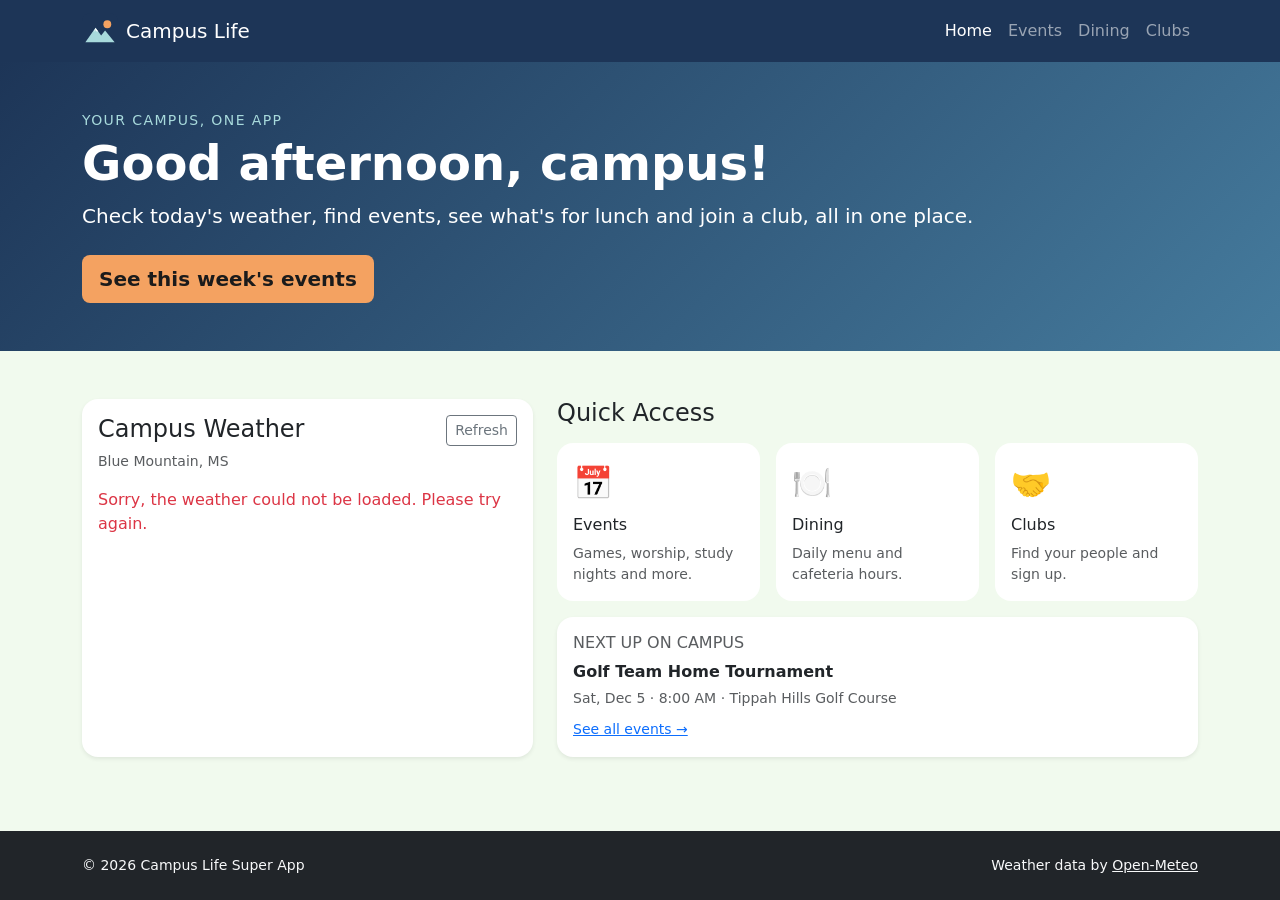
<file: index.html>
<!DOCTYPE html>
<html lang="en">
<head>
  <meta charset="UTF-8">
  <meta name="viewport" content="width=device-width, initial-scale=1.0">
  <meta name="description" content="Campus Life Super App: events, dining, clubs and weather for students in one place.">
  <title>Home | Campus Life Super App</title>

  <!-- Favicon -->
  <link rel="icon" href="images/logo.svg" type="image/svg+xml">

  <!-- Bootstrap CSS (loaded BEFORE my own stylesheet so my styles can override it) -->
  <link href="https://cdn.jsdelivr.net/npm/bootstrap@5.3.3/dist/css/bootstrap.min.css" rel="stylesheet"
        integrity="sha384-QWTKZyjpPEjISv5WaRU9OFeRpok6YctnYmDr5pNlyT2bRjXh0JMhjY6hW+ALEwIH" crossorigin="anonymous">

  <!-- My custom styles -->
  <link rel="stylesheet" href="css/style.css">
</head>
<body>
  <!-- Skip link: lets keyboard and screen-reader users jump straight to the main content -->
  <a class="skip-link" href="#main">Skip to main content</a>

  <!-- ===== HEADER / NAVIGATION (same on every page) ===== -->
  <header>
    <nav class="navbar navbar-expand-md navbar-dark bg-brand" aria-label="Main navigation">
      <div class="container">
        <a class="navbar-brand d-flex align-items-center gap-2" href="index.html">
          <img src="images/logo.svg" alt="" width="36" height="36">
          <span>Campus Life</span>
        </a>
        <!-- Hamburger button for small screens (Bootstrap collapse) -->
        <button class="navbar-toggler" type="button" data-bs-toggle="collapse" data-bs-target="#mainNav"
                aria-controls="mainNav" aria-expanded="false" aria-label="Toggle navigation">
          <span class="navbar-toggler-icon"></span>
        </button>
        <div class="collapse navbar-collapse" id="mainNav">
          <ul class="navbar-nav ms-auto">
            <li class="nav-item"><a class="nav-link active" aria-current="page" href="index.html">Home</a></li>
            <li class="nav-item"><a class="nav-link" href="events.html">Events</a></li>
            <li class="nav-item"><a class="nav-link" href="dining.html">Dining</a></li>
            <li class="nav-item"><a class="nav-link" href="clubs.html">Clubs</a></li>
          </ul>
        </div>
      </div>
    </nav>
  </header>

  <main id="main">
    <!-- ===== HERO SECTION: greeting changes with the time of day (see script.js) ===== -->
    <section class="hero text-white">
      <div class="container py-5">
        <p class="text-uppercase small mb-1 hero-kicker">Your campus, one app</p>
        <h1 id="greeting" class="display-5 fw-bold">Welcome to campus!</h1>
        <p class="lead mb-4">Check today's weather, find events, see what's for lunch and join a club, all in one place.</p>
        <a href="events.html" class="btn btn-accent btn-lg">See this week's events</a>
      </div>
    </section>

    <div class="container my-5">
      <div class="row g-4">
        <!-- ===== WEATHER WIDGET: filled with live data from the Open-Meteo API ===== -->
        <section class="col-lg-5" aria-labelledby="weather-heading">
          <div class="card h-100 shadow-sm">
            <div class="card-body">
              <div class="d-flex justify-content-between align-items-start">
                <h2 id="weather-heading" class="h4 card-title">Campus Weather</h2>
                <button id="refresh-weather" class="btn btn-sm btn-outline-secondary" type="button">
                  Refresh
                </button>
              </div>
              <p class="text-muted small mb-3">Blue Mountain, MS</p>
              <!-- aria-live announces updates to screen readers when the data arrives -->
              <div id="weather-output" aria-live="polite">
                <p class="text-muted">Loading weather…</p>
              </div>
            </div>
          </div>
        </section>

        <!-- ===== QUICK LINKS: cards that lead to the other features ===== -->
        <section class="col-lg-7" aria-labelledby="quick-heading">
          <h2 id="quick-heading" class="h4 mb-3">Quick Access</h2>
          <div class="row g-3">
            <div class="col-sm-4">
              <a href="events.html" class="feature-card card h-100 text-decoration-none">
                <div class="card-body">
                  <span class="feature-icon" aria-hidden="true">📅</span>
                  <h3 class="h6 mt-2">Events</h3>
                  <p class="small text-muted mb-0">Games, worship, study nights and more.</p>
                </div>
              </a>
            </div>
            <div class="col-sm-4">
              <a href="dining.html" class="feature-card card h-100 text-decoration-none">
                <div class="card-body">
                  <span class="feature-icon" aria-hidden="true">🍽️</span>
                  <h3 class="h6 mt-2">Dining</h3>
                  <p class="small text-muted mb-0">Daily menu and cafeteria hours.</p>
                </div>
              </a>
            </div>
            <div class="col-sm-4">
              <a href="clubs.html" class="feature-card card h-100 text-decoration-none">
                <div class="card-body">
                  <span class="feature-icon" aria-hidden="true">🤝</span>
                  <h3 class="h6 mt-2">Clubs</h3>
                  <p class="small text-muted mb-0">Find your people and sign up.</p>
                </div>
              </a>
            </div>
          </div>

          <!-- ===== NEXT EVENT preview: filled by JavaScript from the events data ===== -->
          <div class="card mt-3 shadow-sm">
            <div class="card-body">
              <h2 class="h6 text-uppercase text-muted mb-2">Next up on campus</h2>
              <div id="next-event"><p class="mb-0 text-muted">Loading…</p></div>
            </div>
          </div>
        </section>
      </div>
    </div>
  </main>

  <!-- ===== FOOTER (same on every page) ===== -->
  <footer class="bg-dark text-light py-4 mt-auto">
    <div class="container d-flex flex-column flex-md-row justify-content-between gap-2 small">
      <p class="mb-0">&copy; <span id="year"></span> Campus Life Super App</p>
      <p class="mb-0">Weather data by <a class="link-light" href="https://open-meteo.com/">Open-Meteo</a></p>
    </div>
  </footer>

  <!-- Bootstrap JS bundle (needed for the mobile menu) -->
  <script src="https://cdn.jsdelivr.net/npm/bootstrap@5.3.3/dist/js/bootstrap.bundle.min.js"
          integrity="sha384-YvpcrYf0tY3lHB60NNkmXc5s9fDVZLESaAA55NDzOxhy9GkcIdslK1eN7N6jIeHz" crossorigin="anonymous"></script>
  <!-- My JavaScript (shared by all pages) -->
  <script src="js/script.js"></script>
</body>
</html>
</file>
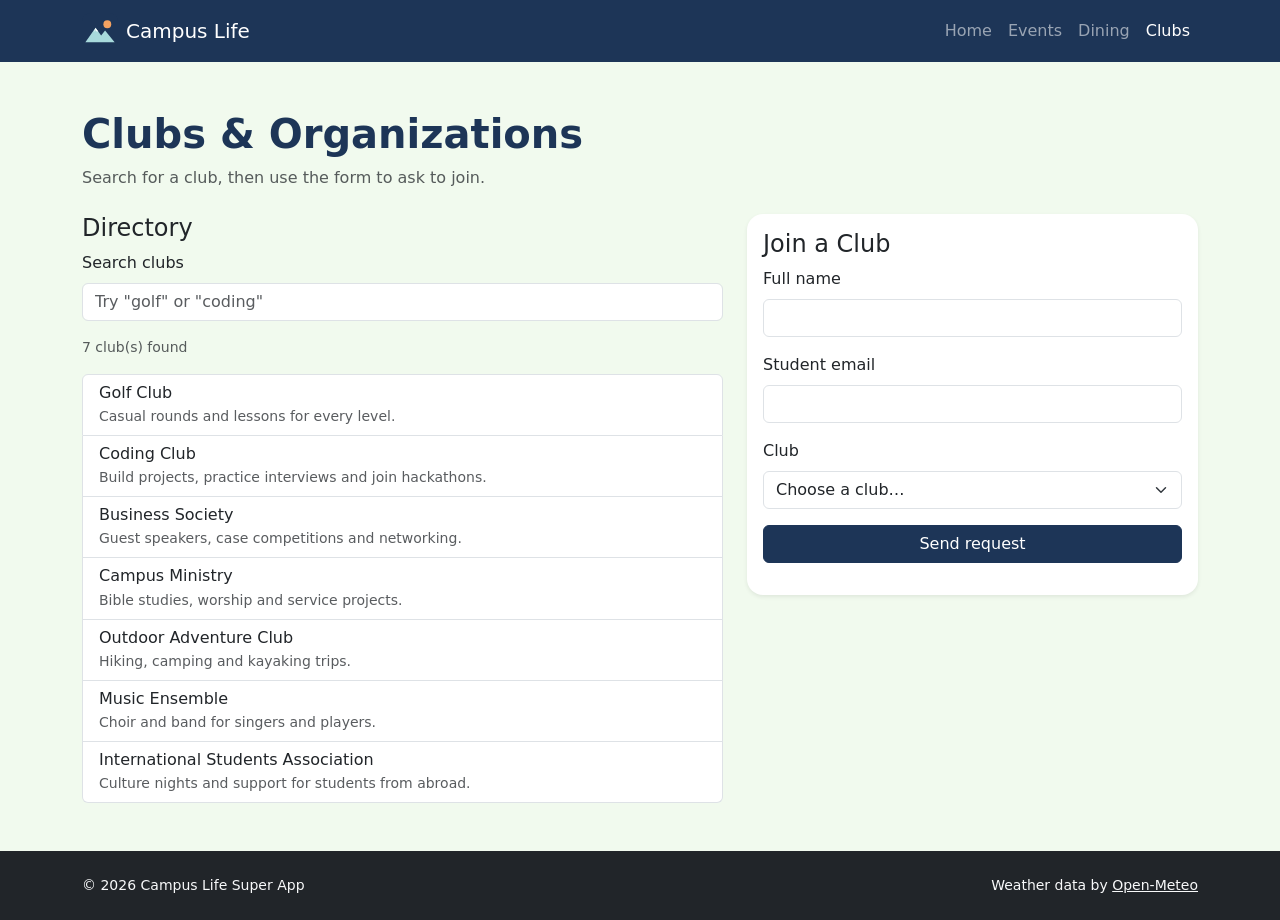
<file: clubs.html>
<!DOCTYPE html>
<html lang="en">
<head>
  <meta charset="UTF-8">
  <meta name="viewport" content="width=device-width, initial-scale=1.0">
  <meta name="description" content="Search student clubs and organizations and sign up to join.">
  <title>Clubs | Campus Life Super App</title>
  <link rel="icon" href="images/logo.svg" type="image/svg+xml">
  <!-- Bootstrap first, then my styles -->
  <link href="https://cdn.jsdelivr.net/npm/bootstrap@5.3.3/dist/css/bootstrap.min.css" rel="stylesheet"
        integrity="sha384-QWTKZyjpPEjISv5WaRU9OFeRpok6YctnYmDr5pNlyT2bRjXh0JMhjY6hW+ALEwIH" crossorigin="anonymous">
  <link rel="stylesheet" href="css/style.css">
</head>
<body>
  <a class="skip-link" href="#main">Skip to main content</a>

  <!-- ===== HEADER / NAVIGATION ===== -->
  <header>
    <nav class="navbar navbar-expand-md navbar-dark bg-brand" aria-label="Main navigation">
      <div class="container">
        <a class="navbar-brand d-flex align-items-center gap-2" href="index.html">
          <img src="images/logo.svg" alt="" width="36" height="36">
          <span>Campus Life</span>
        </a>
        <button class="navbar-toggler" type="button" data-bs-toggle="collapse" data-bs-target="#mainNav"
                aria-controls="mainNav" aria-expanded="false" aria-label="Toggle navigation">
          <span class="navbar-toggler-icon"></span>
        </button>
        <div class="collapse navbar-collapse" id="mainNav">
          <ul class="navbar-nav ms-auto">
            <li class="nav-item"><a class="nav-link" href="index.html">Home</a></li>
            <li class="nav-item"><a class="nav-link" href="events.html">Events</a></li>
            <li class="nav-item"><a class="nav-link" href="dining.html">Dining</a></li>
            <li class="nav-item"><a class="nav-link active" aria-current="page" href="clubs.html">Clubs</a></li>
          </ul>
        </div>
      </div>
    </nav>
  </header>

  <main id="main" class="container my-5">
    <div class="page-header mb-4">
      <h1 class="fw-bold">Clubs &amp; Organizations</h1>
      <p class="text-muted mb-0">Search for a club, then use the form to ask to join.</p>
    </div>

    <div class="row g-4">
      <!-- ===== CLUB DIRECTORY with live search (the "input" event filters as you type) ===== -->
      <section class="col-lg-7" aria-labelledby="directory-heading">
        <h2 id="directory-heading" class="h4">Directory</h2>
        <label for="club-search" class="form-label">Search clubs</label>
        <input type="search" id="club-search" class="form-control mb-3" placeholder="Try &quot;golf&quot; or &quot;coding&quot;">
        <p id="club-count" class="small text-muted" aria-live="polite"></p>
        <ul id="club-list" class="list-group">
          <!-- JavaScript inserts one list item per club -->
        </ul>
      </section>

      <!-- ===== JOIN FORM: validated with JavaScript on "submit" ===== -->
      <section class="col-lg-5" aria-labelledby="join-heading">
        <div class="card shadow-sm">
          <div class="card-body">
            <h2 id="join-heading" class="h4">Join a Club</h2>
            <form id="join-form" novalidate>
              <div class="mb-3">
                <label for="student-name" class="form-label">Full name</label>
                <input type="text" id="student-name" class="form-control" required autocomplete="name">
                <div class="invalid-feedback">Please enter your name.</div>
              </div>
              <div class="mb-3">
                <label for="student-email" class="form-label">Student email</label>
                <input type="email" id="student-email" class="form-control" required autocomplete="email">
                <div class="invalid-feedback">Please enter a valid email.</div>
              </div>
              <div class="mb-3">
                <label for="club-choice" class="form-label">Club</label>
                <!-- Options are added by JavaScript from the same clubs array -->
                <select id="club-choice" class="form-select" required>
                  <option value="">Choose a club…</option>
                </select>
                <div class="invalid-feedback">Please choose a club.</div>
              </div>
              <button type="submit" class="btn btn-brand w-100">Send request</button>
            </form>
            <!-- Success message appears here after a valid submit -->
            <div id="form-message" class="mt-3" aria-live="polite"></div>
          </div>
        </div>
      </section>
    </div>
  </main>

  <!-- ===== FOOTER ===== -->
  <footer class="bg-dark text-light py-4 mt-auto">
    <div class="container d-flex flex-column flex-md-row justify-content-between gap-2 small">
      <p class="mb-0">&copy; <span id="year"></span> Campus Life Super App</p>
      <p class="mb-0">Weather data by <a class="link-light" href="https://open-meteo.com/">Open-Meteo</a></p>
    </div>
  </footer>

  <script src="https://cdn.jsdelivr.net/npm/bootstrap@5.3.3/dist/js/bootstrap.bundle.min.js"
          integrity="sha384-YvpcrYf0tY3lHB60NNkmXc5s9fDVZLESaAA55NDzOxhy9GkcIdslK1eN7N6jIeHz" crossorigin="anonymous"></script>
  <script src="js/script.js"></script>
</body>
</html>
</file>
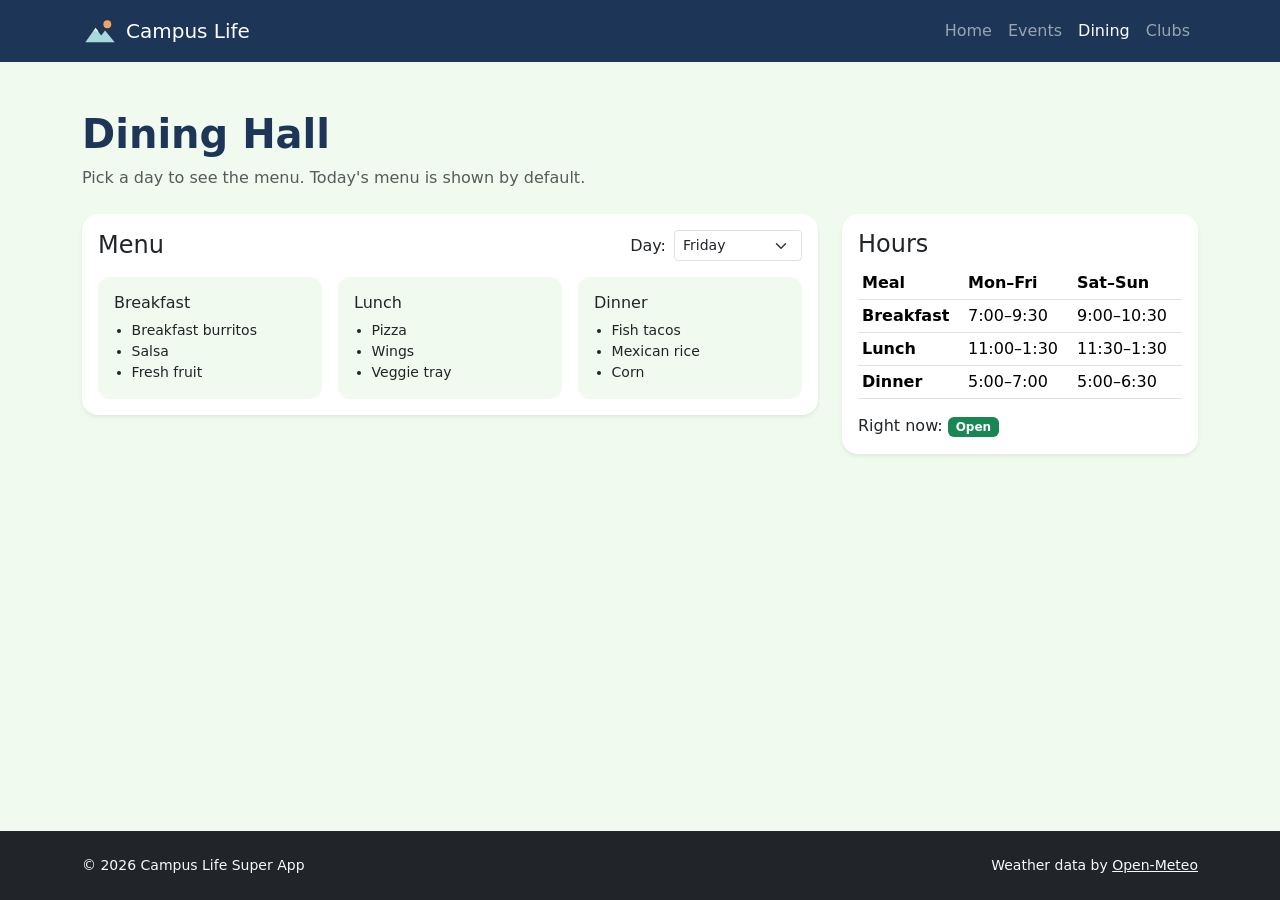
<file: dining.html>
<!DOCTYPE html>
<html lang="en">
<head>
  <meta charset="UTF-8">
  <meta name="viewport" content="width=device-width, initial-scale=1.0">
  <meta name="description" content="Campus dining hall menu and opening hours.">
  <title>Dining | Campus Life Super App</title>
  <link rel="icon" href="images/logo.svg" type="image/svg+xml">
  <!-- Bootstrap first, then my styles -->
  <link href="https://cdn.jsdelivr.net/npm/bootstrap@5.3.3/dist/css/bootstrap.min.css" rel="stylesheet"
        integrity="sha384-QWTKZyjpPEjISv5WaRU9OFeRpok6YctnYmDr5pNlyT2bRjXh0JMhjY6hW+ALEwIH" crossorigin="anonymous">
  <link rel="stylesheet" href="css/style.css">
</head>
<body>
  <a class="skip-link" href="#main">Skip to main content</a>

  <!-- ===== HEADER / NAVIGATION ===== -->
  <header>
    <nav class="navbar navbar-expand-md navbar-dark bg-brand" aria-label="Main navigation">
      <div class="container">
        <a class="navbar-brand d-flex align-items-center gap-2" href="index.html">
          <img src="images/logo.svg" alt="" width="36" height="36">
          <span>Campus Life</span>
        </a>
        <button class="navbar-toggler" type="button" data-bs-toggle="collapse" data-bs-target="#mainNav"
                aria-controls="mainNav" aria-expanded="false" aria-label="Toggle navigation">
          <span class="navbar-toggler-icon"></span>
        </button>
        <div class="collapse navbar-collapse" id="mainNav">
          <ul class="navbar-nav ms-auto">
            <li class="nav-item"><a class="nav-link" href="index.html">Home</a></li>
            <li class="nav-item"><a class="nav-link" href="events.html">Events</a></li>
            <li class="nav-item"><a class="nav-link active" aria-current="page" href="dining.html">Dining</a></li>
            <li class="nav-item"><a class="nav-link" href="clubs.html">Clubs</a></li>
          </ul>
        </div>
      </div>
    </nav>
  </header>

  <main id="main" class="container my-5">
    <div class="page-header mb-4">
      <h1 class="fw-bold">Dining Hall</h1>
      <p class="text-muted mb-0">Pick a day to see the menu. Today's menu is shown by default.</p>
    </div>

    <div class="row g-4">
      <!-- ===== MENU: the select element triggers a "change" event in script.js ===== -->
      <section class="col-lg-8" aria-labelledby="menu-heading">
        <div class="card shadow-sm">
          <div class="card-body">
            <div class="d-flex flex-wrap justify-content-between align-items-center gap-2 mb-3">
              <h2 id="menu-heading" class="h4 mb-0">Menu</h2>
              <div class="d-flex align-items-center gap-2">
                <label for="day-select" class="form-label mb-0">Day:</label>
                <select id="day-select" class="form-select form-select-sm w-auto">
                  <option value="monday">Monday</option>
                  <option value="tuesday">Tuesday</option>
                  <option value="wednesday">Wednesday</option>
                  <option value="thursday">Thursday</option>
                  <option value="friday">Friday</option>
                  <option value="saturday">Saturday</option>
                  <option value="sunday">Sunday</option>
                </select>
              </div>
            </div>
            <!-- JavaScript renders breakfast / lunch / dinner here -->
            <div id="menu-output" class="row g-3" aria-live="polite"></div>
          </div>
        </div>
      </section>

      <!-- ===== HOURS TABLE (static content for now) ===== -->
      <section class="col-lg-4" aria-labelledby="hours-heading">
        <div class="card shadow-sm">
          <div class="card-body">
            <h2 id="hours-heading" class="h4">Hours</h2>
            <table class="table table-sm mb-0">
              <caption class="visually-hidden">Dining hall opening hours</caption>
              <thead>
                <tr><th scope="col">Meal</th><th scope="col">Mon–Fri</th><th scope="col">Sat–Sun</th></tr>
              </thead>
              <tbody>
                <tr><th scope="row">Breakfast</th><td>7:00–9:30</td><td>9:00–10:30</td></tr>
                <tr><th scope="row">Lunch</th><td>11:00–1:30</td><td>11:30–1:30</td></tr>
                <tr><th scope="row">Dinner</th><td>5:00–7:00</td><td>5:00–6:30</td></tr>
              </tbody>
            </table>
            <!-- Status badge: script.js checks the current time and says if the hall is open -->
            <p class="mt-3 mb-0">Right now: <span id="open-status" class="badge bg-secondary">Checking…</span></p>
          </div>
        </div>
      </section>
    </div>
  </main>

  <!-- ===== FOOTER ===== -->
  <footer class="bg-dark text-light py-4 mt-auto">
    <div class="container d-flex flex-column flex-md-row justify-content-between gap-2 small">
      <p class="mb-0">&copy; <span id="year"></span> Campus Life Super App</p>
      <p class="mb-0">Weather data by <a class="link-light" href="https://open-meteo.com/">Open-Meteo</a></p>
    </div>
  </footer>

  <script src="https://cdn.jsdelivr.net/npm/bootstrap@5.3.3/dist/js/bootstrap.bundle.min.js"
          integrity="sha384-YvpcrYf0tY3lHB60NNkmXc5s9fDVZLESaAA55NDzOxhy9GkcIdslK1eN7N6jIeHz" crossorigin="anonymous"></script>
  <script src="js/script.js"></script>
</body>
</html>
</file>
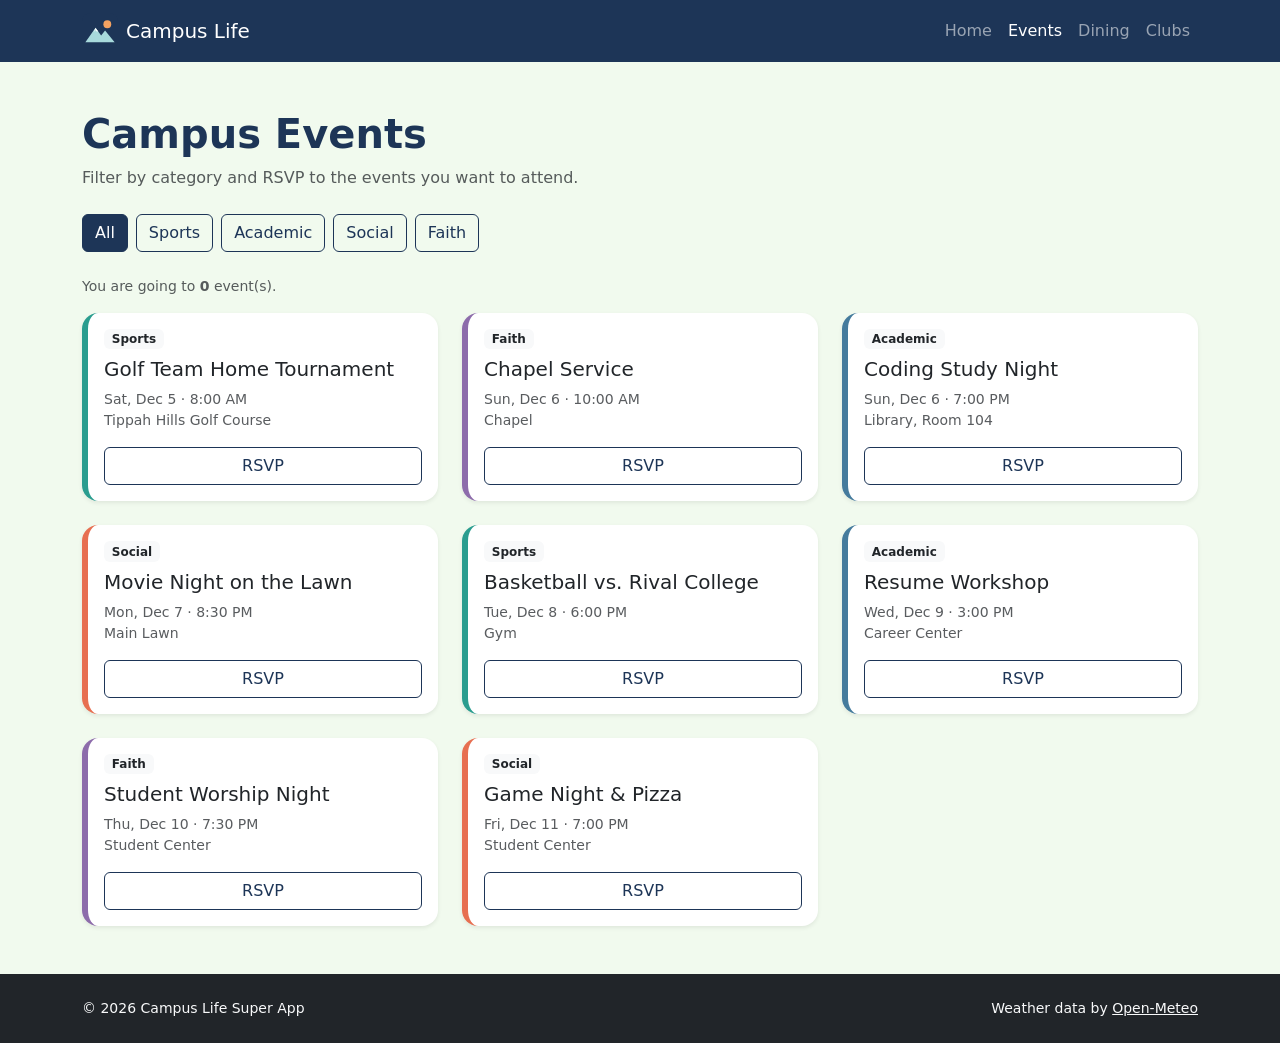
<file: events.html>
<!DOCTYPE html>
<html lang="en">
<head>
  <meta charset="UTF-8">
  <meta name="viewport" content="width=device-width, initial-scale=1.0">
  <meta name="description" content="Upcoming campus events: sports, academics, social and faith.">
  <title>Events | Campus Life Super App</title>
  <link rel="icon" href="images/logo.svg" type="image/svg+xml">
  <!-- Bootstrap first, then my styles -->
  <link href="https://cdn.jsdelivr.net/npm/bootstrap@5.3.3/dist/css/bootstrap.min.css" rel="stylesheet"
        integrity="sha384-QWTKZyjpPEjISv5WaRU9OFeRpok6YctnYmDr5pNlyT2bRjXh0JMhjY6hW+ALEwIH" crossorigin="anonymous">
  <link rel="stylesheet" href="css/style.css">
</head>
<body>
  <a class="skip-link" href="#main">Skip to main content</a>

  <!-- ===== HEADER / NAVIGATION ===== -->
  <header>
    <nav class="navbar navbar-expand-md navbar-dark bg-brand" aria-label="Main navigation">
      <div class="container">
        <a class="navbar-brand d-flex align-items-center gap-2" href="index.html">
          <img src="images/logo.svg" alt="" width="36" height="36">
          <span>Campus Life</span>
        </a>
        <button class="navbar-toggler" type="button" data-bs-toggle="collapse" data-bs-target="#mainNav"
                aria-controls="mainNav" aria-expanded="false" aria-label="Toggle navigation">
          <span class="navbar-toggler-icon"></span>
        </button>
        <div class="collapse navbar-collapse" id="mainNav">
          <ul class="navbar-nav ms-auto">
            <li class="nav-item"><a class="nav-link" href="index.html">Home</a></li>
            <li class="nav-item"><a class="nav-link active" aria-current="page" href="events.html">Events</a></li>
            <li class="nav-item"><a class="nav-link" href="dining.html">Dining</a></li>
            <li class="nav-item"><a class="nav-link" href="clubs.html">Clubs</a></li>
          </ul>
        </div>
      </div>
    </nav>
  </header>

  <main id="main" class="container my-5">
    <!-- ===== PAGE TITLE ===== -->
    <div class="page-header mb-4">
      <h1 class="fw-bold">Campus Events</h1>
      <p class="text-muted mb-0">Filter by category and RSVP to the events you want to attend.</p>
    </div>

    <!-- ===== FILTER BUTTONS: clicking one shows only that category (see script.js) ===== -->
    <div id="event-filters" class="d-flex flex-wrap gap-2 mb-4" role="group" aria-label="Filter events by category">
      <button type="button" class="btn btn-brand" data-category="all" aria-pressed="true">All</button>
      <button type="button" class="btn btn-outline-brand" data-category="sports" aria-pressed="false">Sports</button>
      <button type="button" class="btn btn-outline-brand" data-category="academic" aria-pressed="false">Academic</button>
      <button type="button" class="btn btn-outline-brand" data-category="social" aria-pressed="false">Social</button>
      <button type="button" class="btn btn-outline-brand" data-category="faith" aria-pressed="false">Faith</button>
    </div>

    <!-- Counter of RSVPs, updated every time the user clicks an RSVP button -->
    <p class="small text-muted" aria-live="polite">You are going to <strong id="rsvp-count">0</strong> event(s).</p>

    <!-- ===== EVENT LIST: cards are generated by JavaScript from an array of events ===== -->
    <div id="event-list" class="row g-4">
      <!-- JavaScript inserts the event cards here -->
    </div>
  </main>

  <!-- ===== FOOTER ===== -->
  <footer class="bg-dark text-light py-4 mt-auto">
    <div class="container d-flex flex-column flex-md-row justify-content-between gap-2 small">
      <p class="mb-0">&copy; <span id="year"></span> Campus Life Super App</p>
      <p class="mb-0">Weather data by <a class="link-light" href="https://open-meteo.com/">Open-Meteo</a></p>
    </div>
  </footer>

  <script src="https://cdn.jsdelivr.net/npm/bootstrap@5.3.3/dist/js/bootstrap.bundle.min.js"
          integrity="sha384-YvpcrYf0tY3lHB60NNkmXc5s9fDVZLESaAA55NDzOxhy9GkcIdslK1eN7N6jIeHz" crossorigin="anonymous"></script>
  <script src="js/script.js"></script>
</body>
</html>
</file>
<file: css/style.css>
/* =========================================================
   Campus Life Super App - custom styles
   Loaded AFTER Bootstrap so these rules can override it.
   ========================================================= */

/* ---------- 1. Color variables (one place to change the theme) ---------- */
:root {
  --brand: #1d3557;        /* dark blue - navbar, buttons */
  --brand-light: #457b9d;  /* lighter blue - hovers */
  --accent: #f4a261;       /* orange - call-to-action buttons */
  --soft: #f1faee;         /* off-white page background */
}

/* ---------- 2. Page layout ---------- */
/* Flex column on body keeps the footer at the bottom on short pages */
body {
  min-height: 100vh;
  display: flex;
  flex-direction: column;
  background-color: var(--soft);
}

/* ---------- 3. Accessibility: skip link ---------- */
/* Hidden off-screen until it receives keyboard focus */
.skip-link {
  position: absolute;
  left: -999px;
  top: 0;
  background: var(--accent);
  color: #000;
  padding: 0.5rem 1rem;
  z-index: 1000;
}
.skip-link:focus {
  left: 0.5rem;
  top: 0.5rem;
}

/* Clear focus outline for keyboard users on all interactive elements */
a:focus-visible,
button:focus-visible,
input:focus-visible,
select:focus-visible {
  outline: 3px solid var(--accent);
  outline-offset: 2px;
}

/* ---------- 4. Navbar & brand colors ---------- */
.bg-brand {
  background-color: var(--brand);
}

/* Custom button styles that follow Bootstrap's naming */
.btn-brand {
  background-color: var(--brand);
  color: #fff;
  border-color: var(--brand);
}
.btn-brand:hover,
.btn-brand:focus {
  background-color: var(--brand-light);
  border-color: var(--brand-light);
  color: #fff;
}
.btn-outline-brand {
  color: var(--brand);
  border-color: var(--brand);
}
.btn-outline-brand:hover {
  background-color: var(--brand);
  color: #fff;
}
.btn-accent {
  background-color: var(--accent);
  color: #1b1b1b; /* dark text keeps good contrast on orange */
  font-weight: 600;
}
.btn-accent:hover {
  background-color: #e76f51;
  color: #fff;
}

/* ---------- 5. Home page hero ---------- */
.hero {
  background: linear-gradient(135deg, var(--brand) 0%, var(--brand-light) 100%);
}
.hero-kicker {
  letter-spacing: 0.1em;
  color: #a8dadc;
}

/* ---------- 6. Cards ---------- */
.card {
  border: none;
  border-radius: 1rem;
}

/* Quick-access cards lift slightly on hover */
.feature-card {
  color: inherit;
  transition: transform 0.2s ease, box-shadow 0.2s ease;
}
.feature-card:hover,
.feature-card:focus {
  transform: translateY(-4px);
  box-shadow: 0 0.5rem 1rem rgba(0, 0, 0, 0.12);
}
.feature-icon {
  font-size: 2rem;
}

/* Weather widget big temperature */
.weather-temp {
  font-size: 3rem;
  font-weight: 700;
  color: var(--brand);
  line-height: 1;
}

/* ---------- 7. Events page ---------- */
.event-card .badge {
  text-transform: capitalize;
}
/* Colored left border shows the category at a glance */
.event-card[data-category="sports"]   { border-left: 6px solid #2a9d8f; }
.event-card[data-category="academic"] { border-left: 6px solid #457b9d; }
.event-card[data-category="social"]   { border-left: 6px solid #e76f51; }
.event-card[data-category="faith"]    { border-left: 6px solid #8d6cab; }

/* ---------- 8. Dining page ---------- */
.meal-box {
  background-color: var(--soft);
  border-radius: 0.75rem;
  padding: 1rem;
  height: 100%;
}
.meal-box ul {
  padding-left: 1.1rem;
  margin-bottom: 0;
}

/* ---------- 9. Page headers ---------- */
.page-header h1 {
  color: var(--brand);
}

/* ---------- 10. Small screens ---------- */
@media (max-width: 576px) {
  .weather-temp {
    font-size: 2.4rem;
  }
}

/* Respect users who prefer less motion */
@media (prefers-reduced-motion: reduce) {
  .feature-card {
    transition: none;
  }
}
</file>
